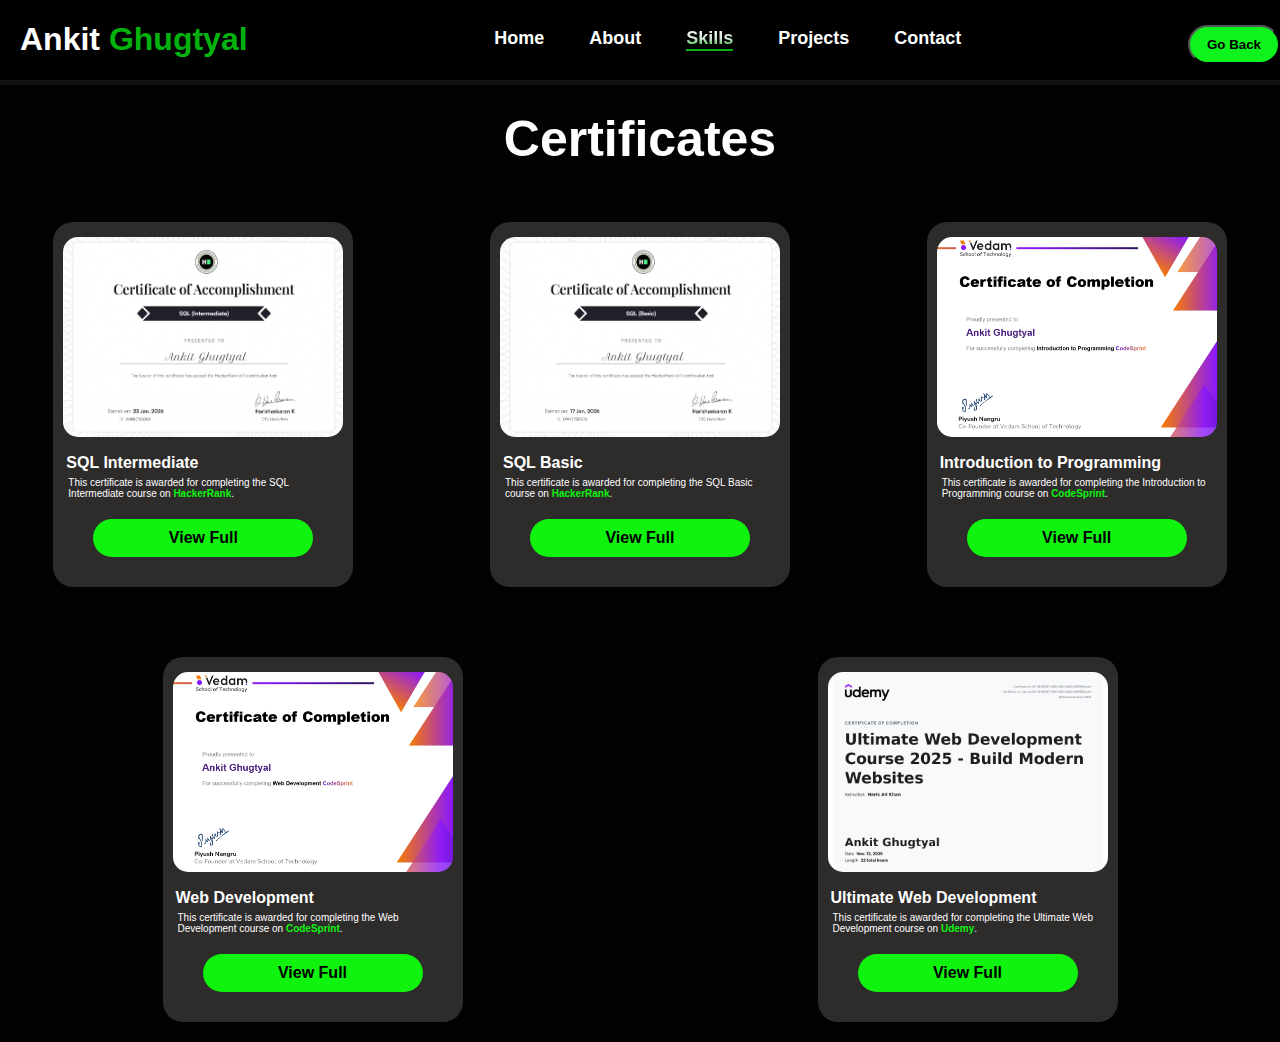
<file: certificate.html>
<!DOCTYPE html>
<html lang="en">

<head>
    <meta charset="UTF-8">
    <meta name="viewport" content="width=device-width, initial-scale=1.0">
    <title>Document</title>
    <link rel="stylesheet" href="cstyle.css">
</head>
<style>

</style>

<body>
    <nav>
        <div class="navbar">
            <h1 class="name">Ankit <span>Ghugtyal</span></h1>


            <!-- ADDED nav-menu CLASS -->
            <ul class="nav-menu">
                <li><a href="index.html">Home</a>
                    <a href="#about" >About</a>
                    <a href="#skill" id="main">Skills</a>
                    <a href="#projects">Projects</a>
                    <a href="#contacts">Contact</a>
                </li>
            </ul>
            <button class="back" onclick="window.history.back()">Go Back</button>
        </div>
    </nav>


    <div class="top-heading">
        <h1>Certificates</h1>
    </div>
    <div class="certificate-box">
        <div class="project">
            <div>
                <img src="mycertificates/sql_intermediate- HACKERRANK.jpg" alt="" class="screenshot">
            </div>
            <div>
                <p class="prjname">SQL Intermediate</p>
                <p class="prjdesc">This certificate is awarded for completing the SQL Intermediate course on <span
                        class="givenby">HackerRank</span>.</p>
                <p class="knowmore" onclick="openPopup(this)"
                    data-download="https://drive.google.com/uc?export=download&id=1eNMiRu5voWqkEpHuQtqg-szvOPz3-6uA">
                    View Full</p>
            </div>
        </div>
        <div class="project">
            <div>
                <img src="mycertificates/sqlbasic-HACKERRANK.jpg" alt="" class="screenshot">
            </div>
            <div>
                <p class="prjname">SQL Basic</p>
                <p class="prjdesc">This certificate is awarded for completing the SQL Basic course on <span
                        class="givenby">HackerRank</span>.</p>
                <p class="knowmore" onclick="openPopup(this)"
                    data-download="https://drive.google.com/uc?export=download&id=1Ao71imnaIzHwC5UM3v_UgwmCOccEvdHo">
                    View Full</p>
            </div>
        </div>


        <div class="project">
            <div>
                <img src="mycertificates/Introduction_to_Programming-CODESPRINT.jpg" alt="" class="screenshot">
            </div>
            <div>
                <p class="prjname">Introduction to Programming</p>
                <p class="prjdesc">This certificate is awarded for completing the Introduction to Programming course on
                    <span class="givenby">CodeSprint</span>.
                </p>
                <p class="knowmore" onclick="openPopup(this)"
                    data-download="https://drive.google.com/uc?export=download&id=1Qs0GtTpTvYsqF6RZ1VxAAcqC2K0muBcA">
                    View Full</p>
            </div>
        </div>



        <div class="project">
            <div>
                <img src="mycertificates/Web_Development-CODESPRINT.jpg" alt="" class="screenshot">
            </div>
            <div>
                <p class="prjname">Web Development</p>
                <p class="prjdesc">This certificate is awarded for completing the Web Development course on <span
                        class="givenby">CodeSprint</span>.</p>
                <p class="knowmore" onclick="openPopup(this)"
                    data-download="https://drive.google.com/uc?export=download&id=1Ntd7-m43ffXNAhh-bWKA1Wqi3rjQ2bi7">
                    View Full</p>
            </div>
        </div>

        <div class="project">
            <div>
                <img src="mycertificates/Modern Web Development-UDEMY.jpg" alt="" class="screenshot">
            </div>
            <div>
                <p class="prjname">Ultimate Web Development</p>
                <p class="prjdesc">This certificate is awarded for completing the Ultimate Web Development course on
                    <span class="givenby">Udemy</span>.
                </p>
                <p class="knowmore" onclick="openPopup(this)"
                    data-download="https://drive.google.com/uc?export=download&id=1Qc25sKKbVgKwnFjuAR-JIKHqVkovA3mT">
                    View Full</p>
            </div>
        </div>





        <!-- popup box -->

        <div id="popup" class="popup">
            <div class="popup-box">
                <img class="certificate-image" alt="" height="70vh" width="80vh">
                <div class="popup-btns">
                    <a class="dwld-btn">Download</a>
                    <button onclick="closePopup()" class="close-btn">Close</button>
                </div>
            </div>

        </div>
    </div>



</body>
<script>
    function openPopup(button) {
        // Find the parent project card
        const card = button.closest(".project");

        // Find the image inside that card
        const img = card.querySelector(".screenshot");

        // Set popup image to that image
        const popupImg = document.querySelector(".certificate-image");
        popupImg.src = img.src;


        // Set download link
        const downloadLink = button.getAttribute("data-download");
        const popupDownloadBtn = document.querySelector(".dwld-btn");
        popupDownloadBtn.href = downloadLink;

        // Show popup
        document.getElementById("popup").style.display = "flex";
    }

    function closePopup() {
        document.getElementById("popup").style.display = "none";
    }
</script>

</html>
</file>
<file: cstyle.css>
* {
    user-select: none;
    box-sizing: border-box;
    scroll-behavior: smooth;
    font-family: "Poppins", sans-serif;
}

body {
    margin: 0;
    font-family: Arial, sans-serif;
    background-color: #020202;

}

.navbar {
    background-color: black;
    border-bottom: 5px solid #111;
    border-radius: 1px;
    display: flex;
    justify-content: space-between;
    align-items: center;
    padding: 0px;
    position: fixed;
    top: 0;
    width: 100%;
    animation: slideInFromTop 0.5s ease-out;
    z-index: 0;
}

.name {
    color: white;
    margin-left: 20px;
    animation: slideright 2s ease-out;
}

.name span {
    color: #03b20f;
    animation: slideright 2s ease-out;
}

.name:hover span {
    color: white;
}

.name:hover {
    color: #03b20f;
}

.navbar ul {
    list-style: none;
    display: flex;
    margin-right: 20px;

}

.navbar ul li {
    display: flex;
    gap: 45px;
    font-weight: bold;


}

.navbar ul li a {
    color: white;
    text-decoration: none;
    font-size: 18px;
    transition: color 0.3s;
    transition: ease-in-out 0.2s;
    animation: slideleft 2s ease-out;
}

.navbar ul li a:hover {
    /* font-size: 19px; */
    transform: scale(1.1);
    background-image: linear-gradient(to bottom, rgb(254, 254, 254), rgb(212, 231, 213), rgb(2, 184, 14));
    -webkit-background-clip: text;
    background-clip: text;
    color: transparent;
}



.navbar ul li:first-child {
    margin-left: 0;
}

.back {
    text-decoration: none;
    color: black;
    background-color: #0fff1ff2;
    margin-top: 10px;
    padding: 10px 17px;
    border-radius: 50px;
    font-weight: bold;
    transition: ease-in-out 0.3s;
}

header {
    width: 100%;
    height: 95vh;
    background-color: #111;
    padding: 20px 0;

}

#main {
    border-bottom: 2px solid #03b20f;
    background-image: linear-gradient(to bottom, rgb(254, 254, 254), rgb(212, 231, 213), rgb(2, 184, 14));
    -webkit-background-clip: text;
    background-clip: text;
    color: transparent;
}

.top-heading {
    text-align: center;
    color: white;
    font-size: 25px;
    font-weight: bolder;
    margin-top: 110px;
}

.top-heading:hover {
    color: #0ff30f;
    transition: ease-in-out 0.5s;

}

.back-btn {
    position: absolute;
    top: 30px;
    right: 30px;
    padding: 10px 15px;
    border-radius: 50px;
    text-align: center;
    color: black;
    background-color: #0ff30f;
    font-weight: bold;
    cursor: pointer;
    transition: ease-in-out 0.3s;
    text-decoration: none;
}


.certificate-box {
    display: flex;
    flex-wrap: wrap;
    justify-content: flex-start;
    gap: 30px;
    width: 100%;
    max-width: 1400px;
    /* allows 4 cards */
    margin: 0 auto;
    /*center the whole grid*/
}


.project {
    padding: 10px;
    /* add this */
    margin: 20px auto;
    width: 300px;
    height: auto;
    background-color: #2e2b2b;
    border-radius: 20px;
    transition: ease 0.5s;

}

.project:hover {
    box-shadow: 0 0 15px white;
    transform: scale(1);
}

.prjname {
    color: white;
    font-weight: bolder;
    margin: 3px;
    font-size: 16px;
}

.prjdesc {
    color: white;
    font-size: 10px;
    margin: 5px;
}

.givenby {
    font-weight: bolder;
    color: #0ff30f;
}

.screenshot {
    justify-content: center;
    align-items: center;
    margin-top: 5px;
    width: 280px;
    height: 200px;
    border-radius: 15px;
    margin-bottom: 10px;
    object-fit: cover;
}

.knowmore {
    width: 220px;
    margin: 20px auto;
    padding: 10px 15px;
    border-radius: 50px;
    text-align: center;
    color: black;
    background-color: #0ff30f;
    font-weight: bold;
    cursor: pointer;
    transition: ease-in-out 0.3s;
}

.knowmore:hover {
    transform: scale(1);

    background-color: transparent;
    color: white;
    border: 2px solid #0ff30f;
}

.close-btn {
    margin-top: 15px;
    padding: 10px 20px;
    border: none;
    border-radius: 5px;
    background-color: #11ed39;
    color: white;
    font-weight: bold;
    font-size: 15px;
    cursor: pointer;
    transition: background-color 0.3s ease;
}

.dwld-btn {
    margin-top: 15px;
    padding: 10px 20px;
    border: none;
    text-decoration: none;
    border-radius: 5px;
    background-color: #11ed39;
    color: white;
    font-weight: bold;
    font-size: 15px;
    cursor: pointer;
    transition: background-color 0.3s ease;
}

.close-btn:hover,
.dwld-btn:hover {
    background-color: #0bb028;
}


.popup {
    position: fixed;
    top: 0;
    left: 0;
    width: 100%;
    height: 100%;
    background: rgba(0, 0, 0, 0.6);
    display: none;
    justify-content: center;
    align-items: center;
    z-index: 100;
}

.popup-box {
    display: flex;
    background: rgb(43, 42, 42);
    padding: 25px;
    border-radius: 10px;
    text-align: center;
    align-self: center;
    flex-direction: column;
    width: auto;
}

.popup-box img {
    width: 100vh;
    height: 70vh;
    border-radius: 10px;
    box-shadow: 0 4px 8px rgba(0, 0, 0, 0.2);
    margin-bottom: 10px;
}

.popup-btns {
    width: 100%;
    margin: 0 auto;
}


@media screen and (max-width: 768px) {

    .navbar{
        padding: 10px;
        gap: 100px;

    }
    .name{
        font-size: 18px;
        margin-left: 5px;
    }
    .back {
        top: 30px;
        right: 15px;
        padding: 10px;
        font-size: 13px;
        border-radius: 40px;
    }


    .top-heading h1 {
        font-size: 28px;
        margin: 20px 0px;
    }

    .popup-box img {
        width: 80vw;
        height: auto;
    }

    .navbar ul {
        display: none;
    }



}
</file>
